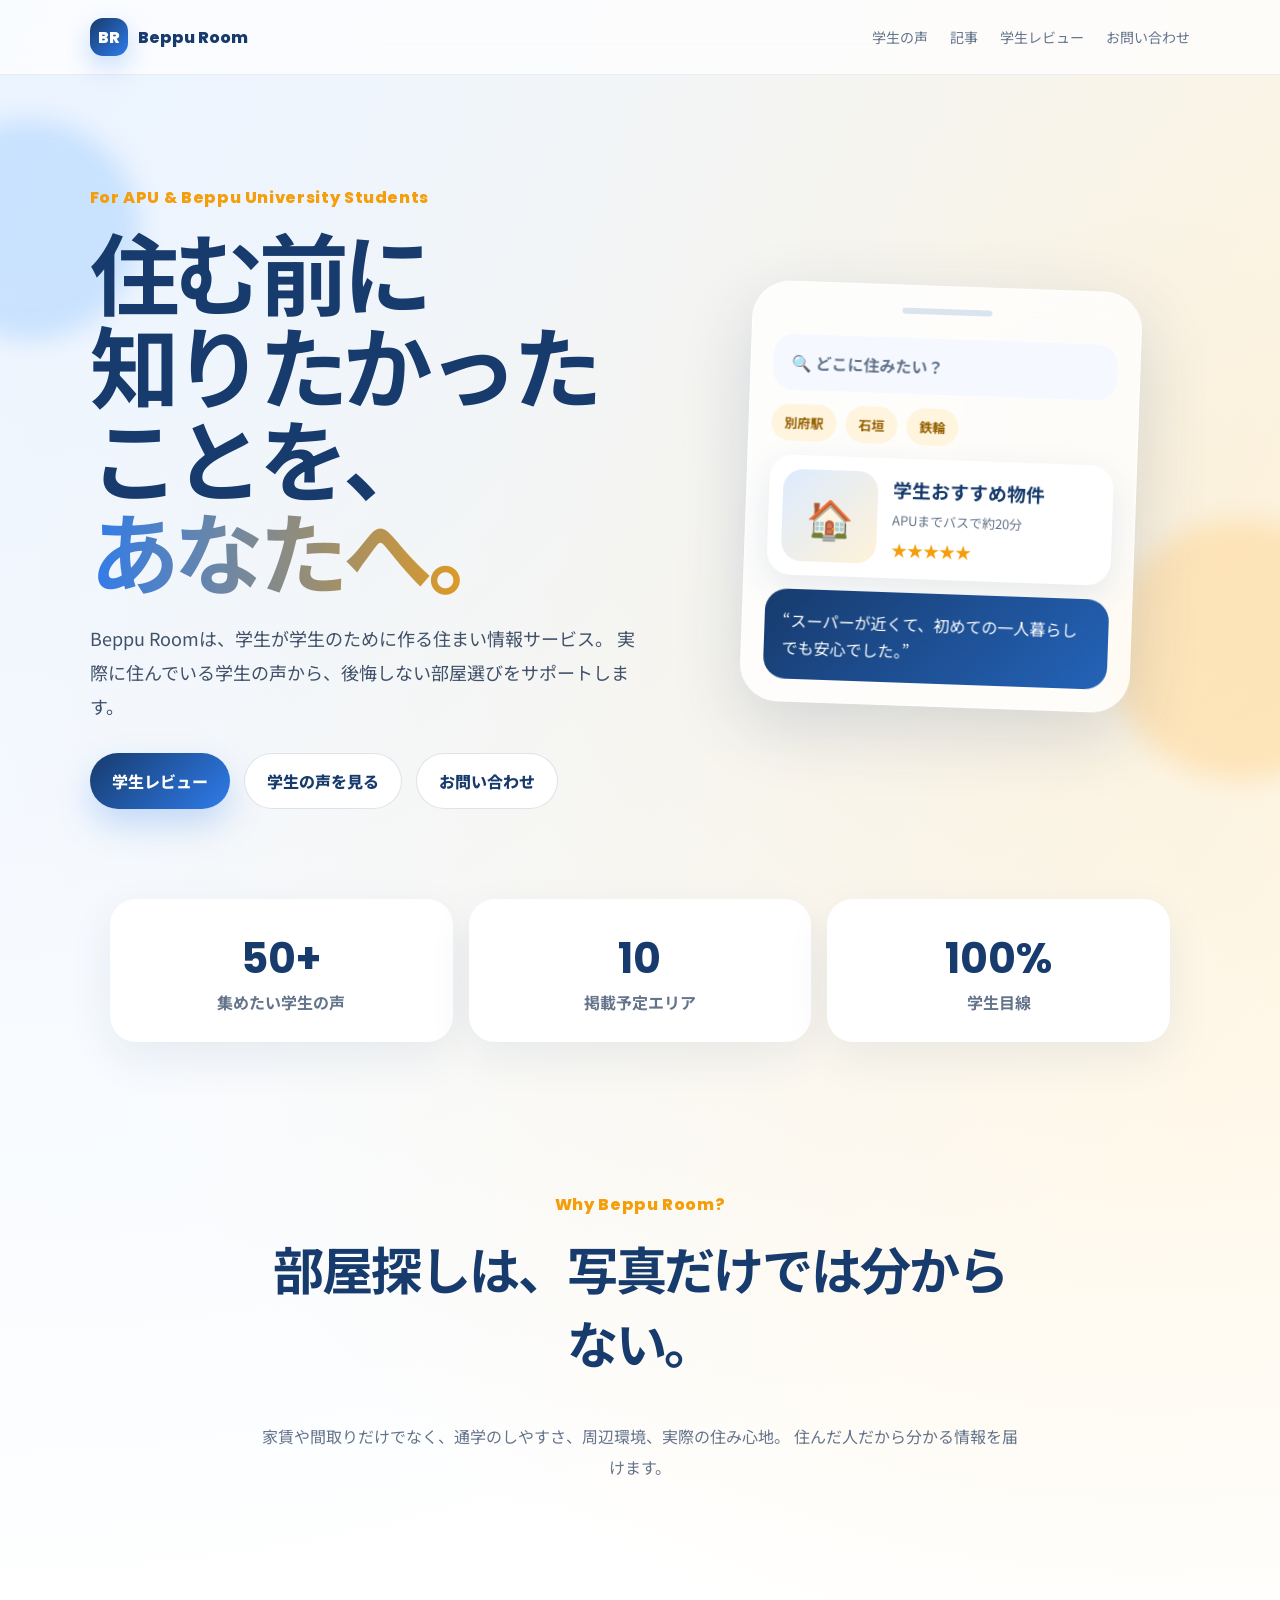
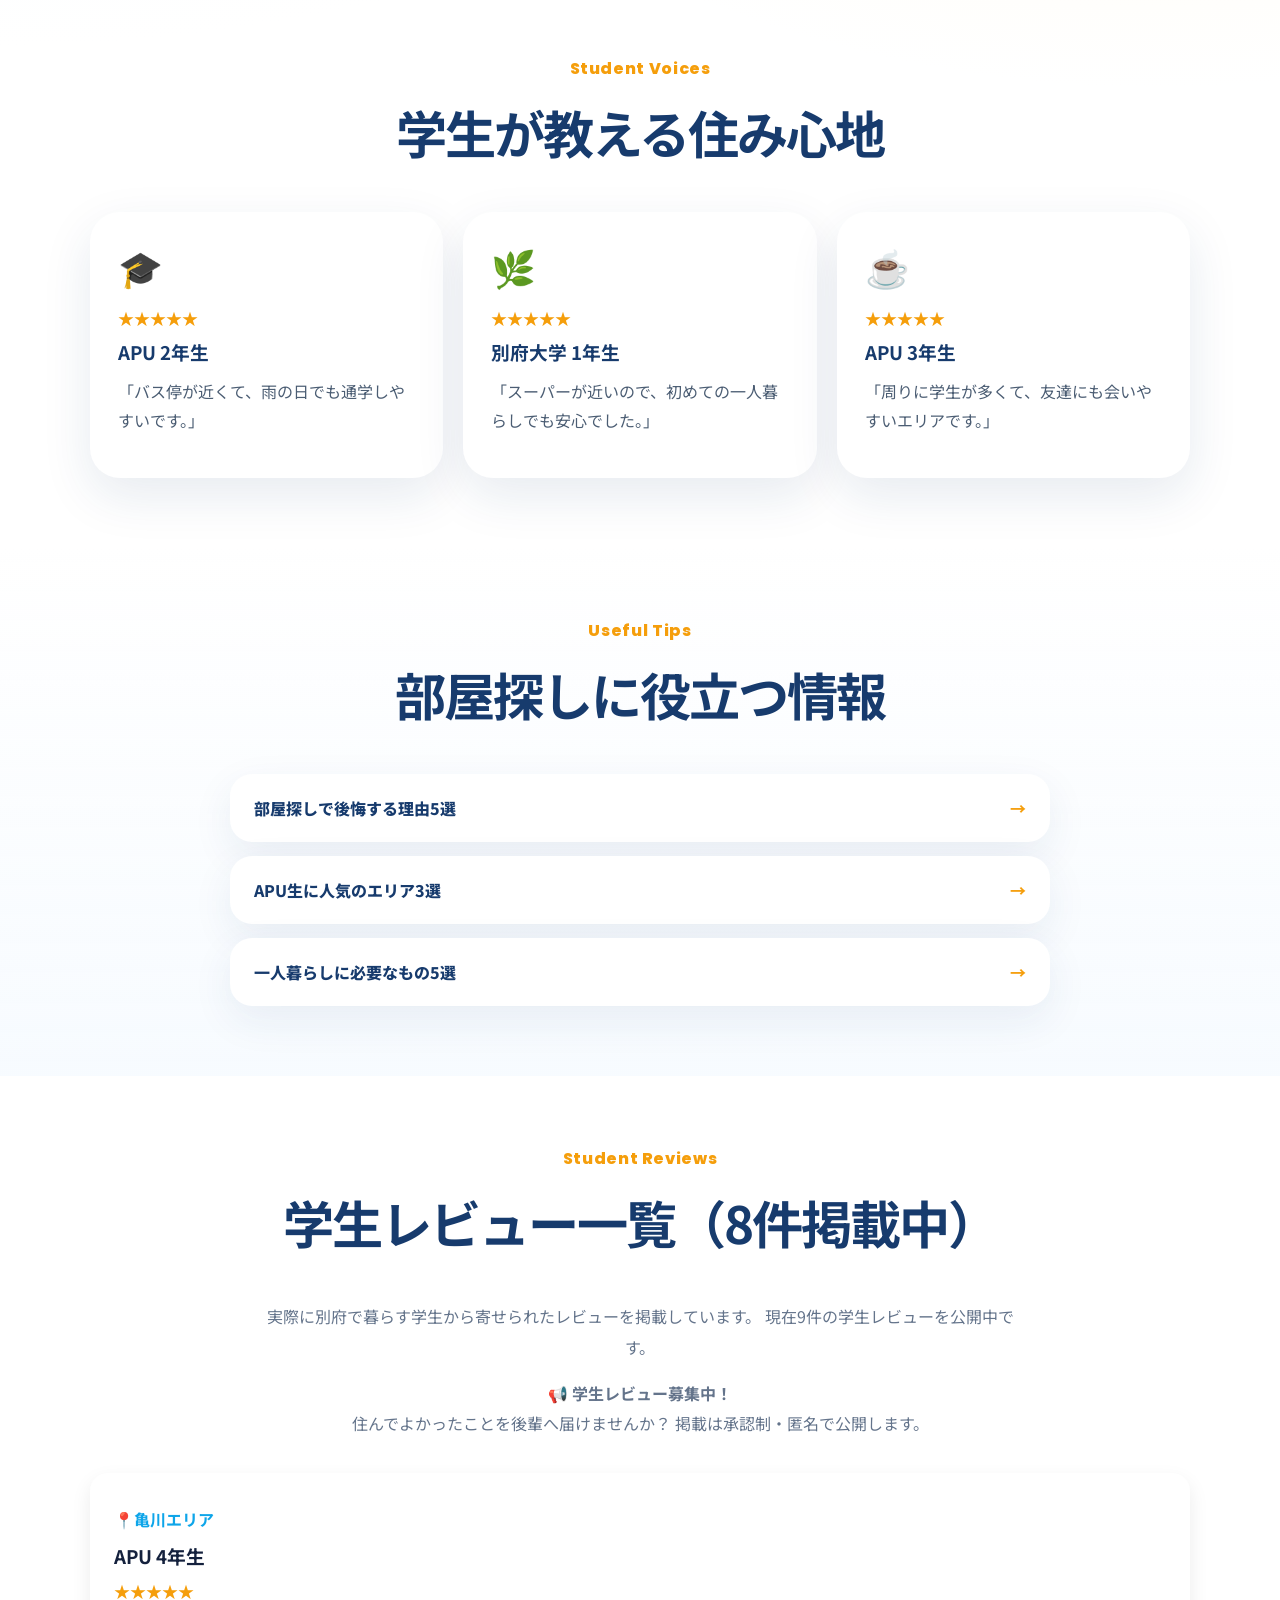
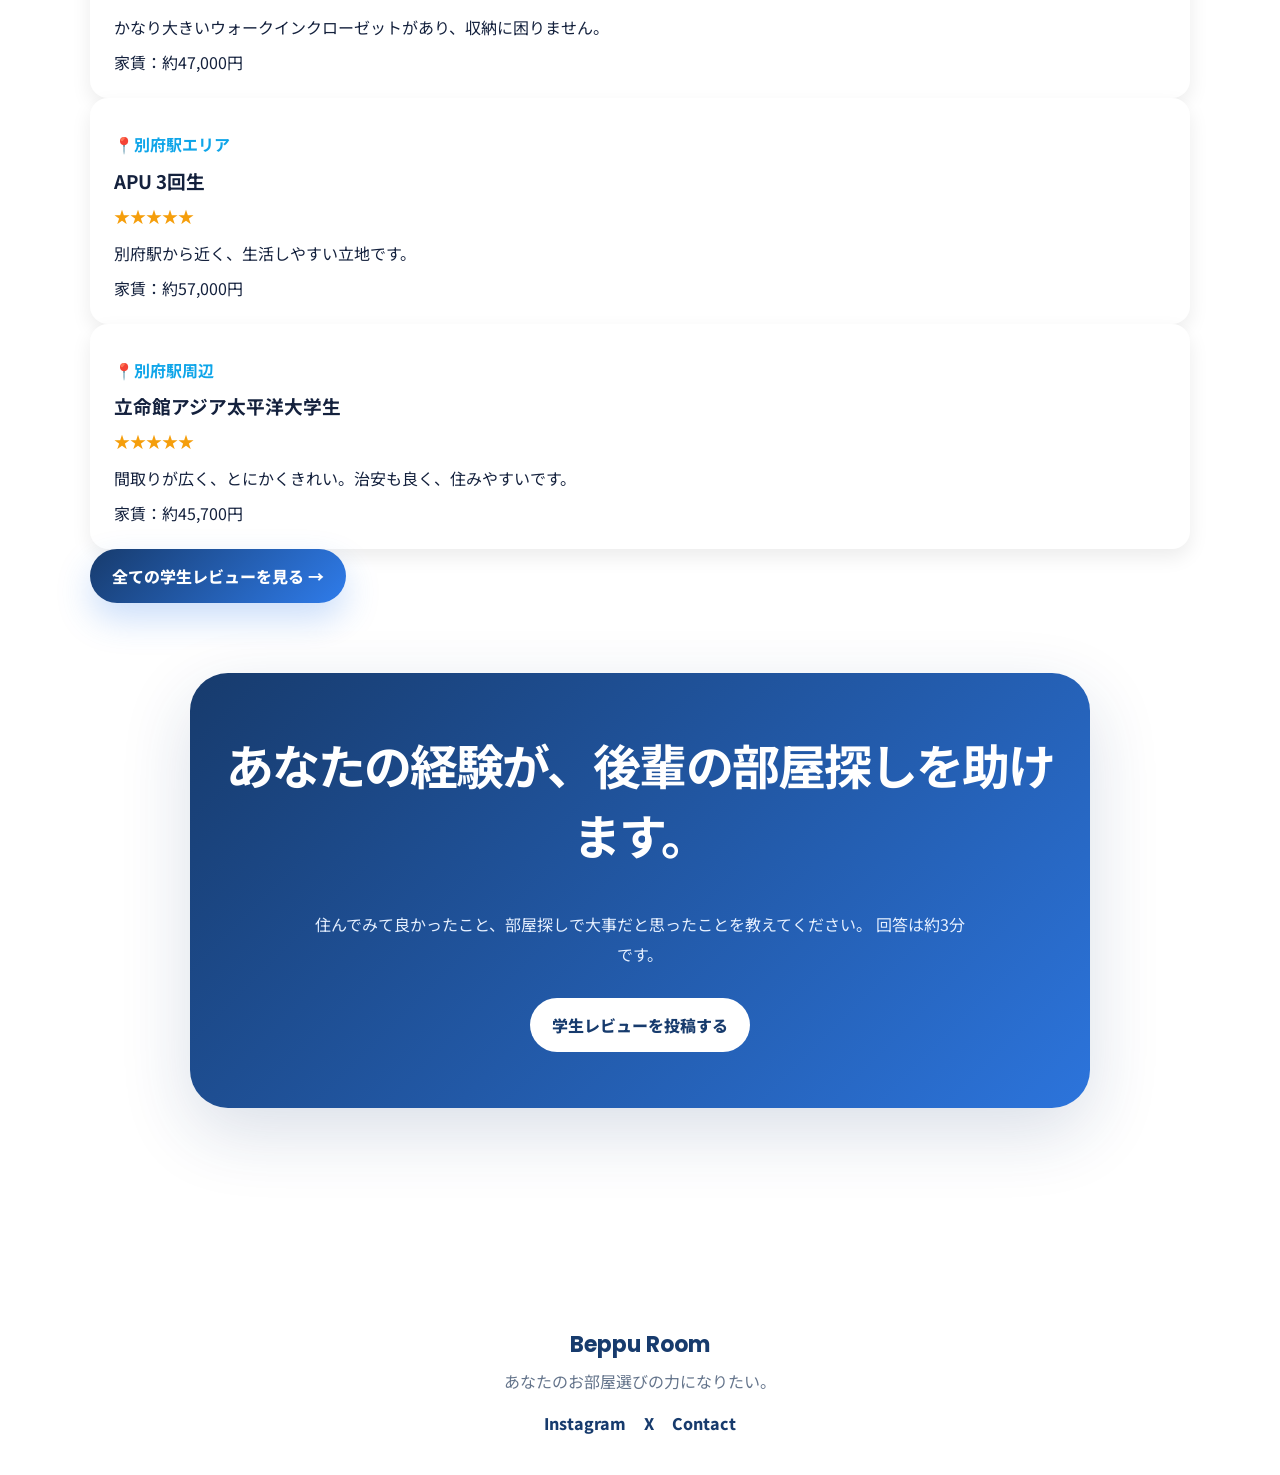
<file: index.html>
<!DOCTYPE html>

<html lang="ja">
<head>
  <meta charset="UTF-8" />
  <meta name="viewport" content="width=device-width, initial-scale=1.0" />
  <title>Beppu Room｜学生が学生のために作る住まい情報サービス</title>
  <meta name="description" content="Beppu Roomは、APU生・別府大学生のための学生目線の住まい情報サービスです。実際に住んでいる学生の声をもとに、後悔しない部屋選びをサポートします。" />
  <link rel="preconnect" href="https://fonts.googleapis.com">
  <link rel="preconnect" href="https://fonts.gstatic.com" crossorigin>
  <link href="https://fonts.googleapis.com/css2?family=Noto+Sans+JP:wght@400;500;700;900&family=Poppins:wght@600;700;800&display=swap" rel="stylesheet">
  <link rel="stylesheet" href="style.css" />
  <link rel="icon" type="image/png" href="favicon.png">
  <!-- Google tag (gtag.js) -->
<script async src="https://www.googletagmanager.com/gtag/js?id=G-DF608ZEVSL"></script>
<script>
  window.dataLayer = window.dataLayer || [];
  function gtag(){dataLayer.push(arguments);}
  gtag('js', new Date());

  gtag('config', 'G-DF608ZEVSL');
</script>
</head>

<body>
  <div class="bg-orb orb-1"></div>
  <div class="bg-orb orb-2"></div>

  <header class="site-header">
    <a class="brand" href="#">
      <span class="brand-mark">BR</span>
      <span>Beppu Room</span>
    </a>
    <nav class="nav">
      <a href="#voices">学生の声</a>
      <a href="#articles">記事</a>
      <a href="#survey">学生レビュー</a>
 <a href="https://docs.google.com/forms/d/e/1FAIpQLScsuQRClnNTGpKtLTmwttToBFyuq8isGd-wOJEtZj_LaMJjyg/viewform" target="_blank">お問い合わせ</a>
    </nav>
  </header>

  <main>
    <section class="hero">
      <div class="hero-copy reveal">
        <p class="eyebrow">For APU & Beppu University Students</p>
        <h1>住む前に<br>知りたかったことを、<br><span>あなたへ。</span></h1>
        <p class="lead">
          Beppu Roomは、学生が学生のために作る住まい情報サービス。
          実際に住んでいる学生の声から、後悔しない部屋選びをサポートします。
        </p>
      <div class="hero-actions">
    <a class="btn primary" href="#survey">学生レビュー</a>
    <a class="btn ghost" href="#voices">学生の声を見る</a>
    <a class="btn ghost" href="https://docs.google.com/forms/d/e/1FAIpQLScsuQRClnNTGpKtLTmwttToBFyuq8isGd-wOJEtZj_LaMJjyg/viewform" target="_blank">
        お問い合わせ
    </a>
</div>
      </div>

      <div class="hero-card reveal delay-1">
        <div class="mock-phone">
          <div class="phone-top"></div>
          <div class="search-box">🔍 どこに住みたい？</div>
          <div class="chips">
            <span>別府駅</span><span>石垣</span><span>鉄輪</span>
          </div>
          <div class="room-card">
            <div class="room-photo">🏠</div>
            <div>
              <h3>学生おすすめ物件</h3>
              <p>APUまでバスで約20分</p>
              <strong>★★★★★</strong>
            </div>
          </div>
          <div class="mini-voice">
            “スーパーが近くて、初めての一人暮らしでも安心でした。”
          </div>
        </div>
      </div>
    </section>

    <section class="stats reveal">
      <div><strong>50+</strong><span>集めたい学生の声</span></div>
      <div><strong>10</strong><span>掲載予定エリア</span></div>
      <div><strong>100%</strong><span>学生目線</span></div>
    </section>

    <section class="section" id="why">
      <div class="section-head reveal">
        <p class="eyebrow">Why Beppu Room?</p>
        <h2>部屋探しは、写真だけでは分からない。</h2>
        <p>
          家賃や間取りだけでなく、通学のしやすさ、周辺環境、実際の住み心地。
          住んだ人だから分かる情報を届けます。
        </p>
      </div>
    </section>

    <section class="section" id="voices">
      <div class="section-head reveal">
        <p class="eyebrow">Student Voices</p>
        <h2>学生が教える住み心地</h2>
      </div>

      <div class="voice-grid">
        <article class="voice-card reveal">
          <div class="avatar">🎓</div>
          <p class="stars">★★★★★</p>
          <h3>APU 2年生</h3>
          <p>「バス停が近くて、雨の日でも通学しやすいです。」</p>
        </article>

        <article class="voice-card reveal delay-1">
          <div class="avatar">🌿</div>
          <p class="stars">★★★★★</p>
          <h3>別府大学 1年生</h3>
          <p>「スーパーが近いので、初めての一人暮らしでも安心でした。」</p>
        </article>

        <article class="voice-card reveal delay-2">
          <div class="avatar">☕</div>
          <p class="stars">★★★★★</p>
          <h3>APU 3年生</h3>
          <p>「周りに学生が多くて、友達にも会いやすいエリアです。」</p>
        </article>
      </div>
    </section>

    <section class="section articles" id="articles">
      <div class="section-head reveal">
        <p class="eyebrow">Useful Tips</p>
        <h2>部屋探しに役立つ情報</h2>
      </div>

      <div class="article-list reveal">
        <a href="#">部屋探しで後悔する理由5選 <span>→</span></a>
        <a href="#">APU生に人気のエリア3選 <span>→</span></a>
        <a href="#">一人暮らしに必要なもの5選 <span>→</span></a>
      </div>
    </section>

  

<section class="survey" id="survey">

<section class="reviews" id="reviews">
  <div class="section-head reveal">
    <p class="eyebrow">Student Reviews</p>
   <h2>学生レビュー一覧（8件掲載中）</h2>
    <p>
実際に別府で暮らす学生から寄せられたレビューを掲載しています。
現在9件の学生レビューを公開中です。<p>
<strong>📢 学生レビュー募集中！</strong><br>
住んでよかったことを後輩へ届けませんか？
掲載は承認制・匿名で公開します。
</p>
</p>
  </div>

  <div class="review-grid reveal">
    <article class="review-card">
     <p class="review-area">📍亀川エリア</p>
<h3>APU 4年生</h3>
<p class="stars">★★★★★</p>
<p>
かなり大きいウォークインクローゼットがあり、収納に困りません。
</p>
<span>家賃：約47,000円</span>
    </article>

   <article class="review-card">
  <p class="review-area">📍別府駅エリア</p>
  <h3>APU 3回生</h3>
  <p class="stars">★★★★★</p>

  <p>
    別府駅から近く、生活しやすい立地です。
  </p>

  <span>家賃：約57,000円</span>
</article>

    <article class="review-card">
  <p class="review-area">📍別府駅周辺</p>
  <h3>立命館アジア太平洋大学生</h3>
  <p class="stars">★★★★★</p>

  <p>
    間取りが広く、とにかくきれい。治安も良く、住みやすいです。
  </p>
<span>家賃：約45,700円</span>
</article>

<a class="btn primary" href="reviews.html">
    全ての学生レビューを見る →
</a>

<section class="survey" id="survey">
      <div class="survey-box reveal">
        <h2>あなたの経験が、後輩の部屋探しを助けます。</h2>
        <p>
          住んでみて良かったこと、部屋探しで大事だと思ったことを教えてください。
          回答は約3分です。
        </p>
        <a class="btn primary" href="https://docs.google.com/forms/d/e/1FAIpQLSe6W5Lo5Qr8EbfXgJIFa2nky5WKXcqSsLE8jbORk5EnAZ9eaQ/viewform?usp=header" target="_blank" rel="noopener">
          学生レビューを投稿する
        </a>
      </div>
    </section>
  </main>

  <footer class="footer">
    <strong>Beppu Room</strong>
    <p>あなたのお部屋選びの力になりたい。</p>
    <div class="footer-links">
      <a href="https://www.instagram.com/" target="_blank" rel="noopener">Instagram</a>
      <a href="https://x.com/" target="_blank" rel="noopener">X</a>
      <a href="mailto:beppuroom0707@outlook.jp">Contact</a>
    </div>
  </footer>

  <script src="script.js"></script>
</body>
</html>
</file>
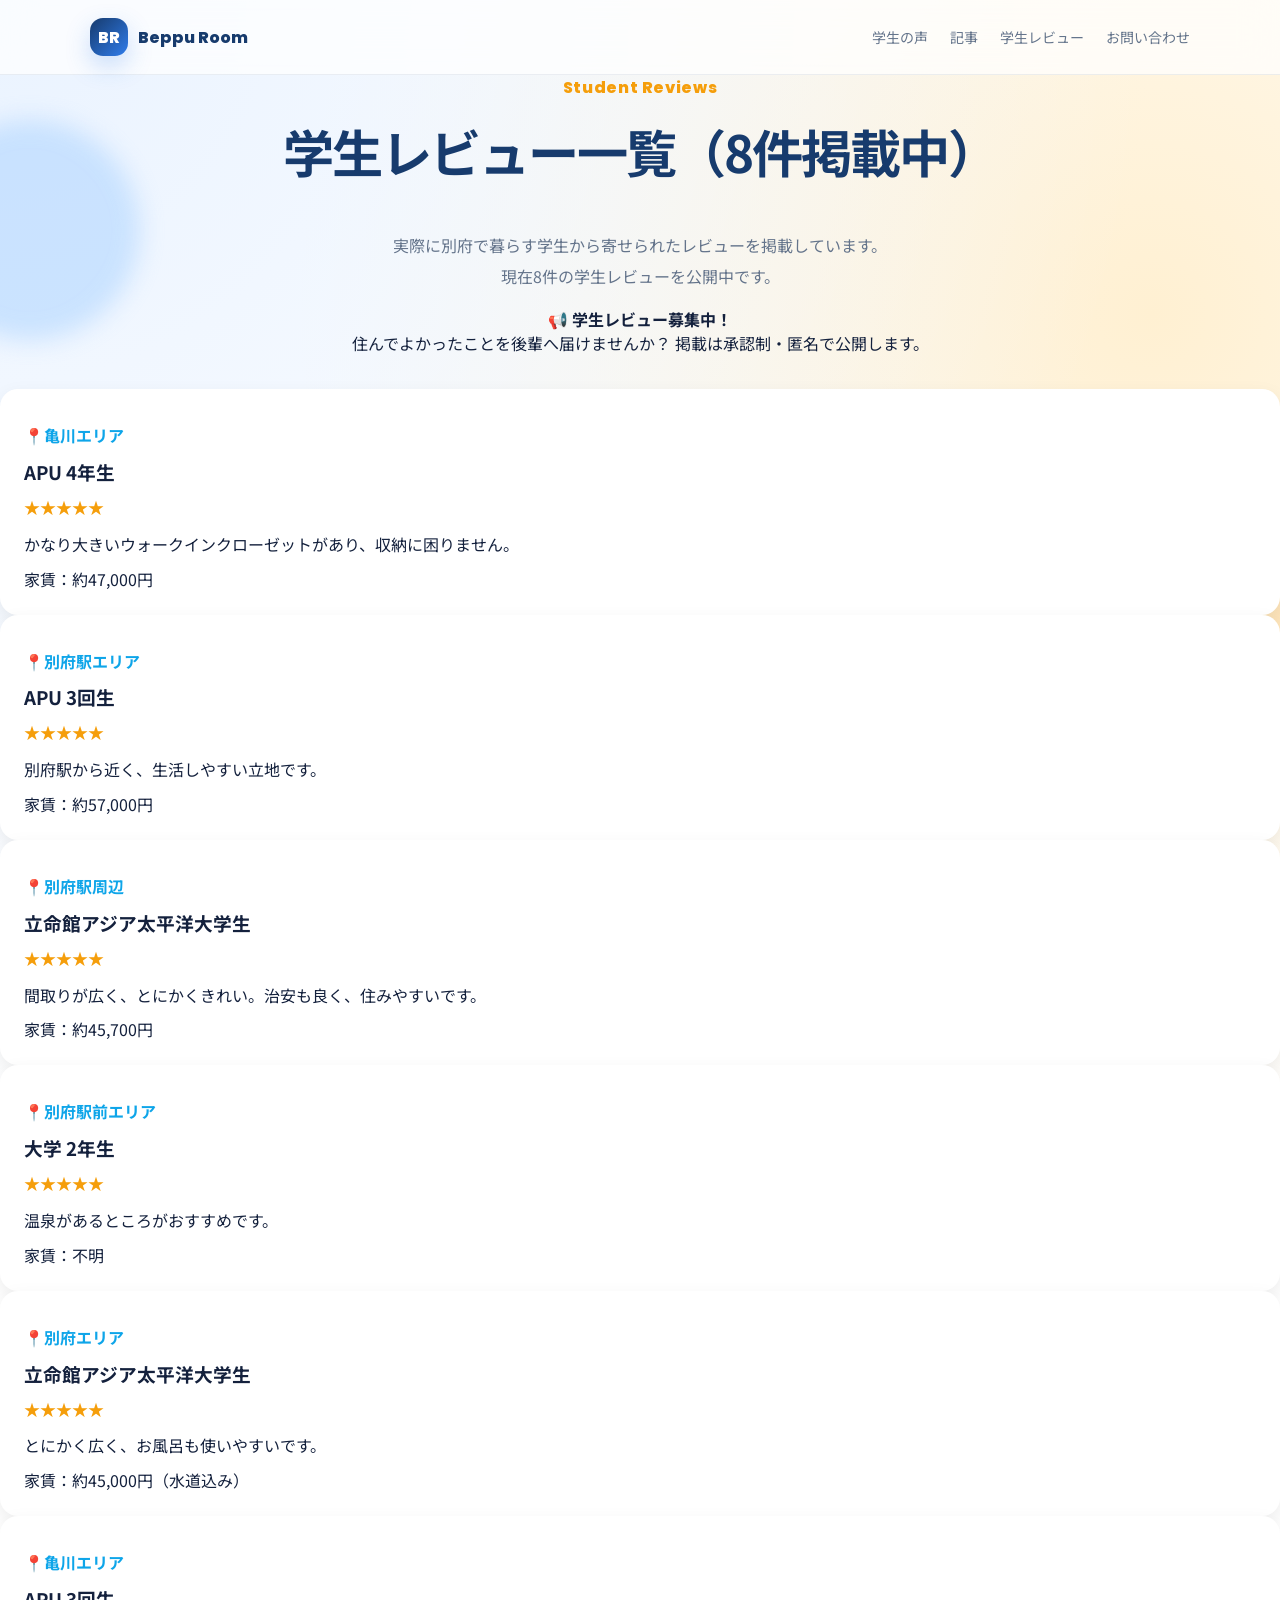
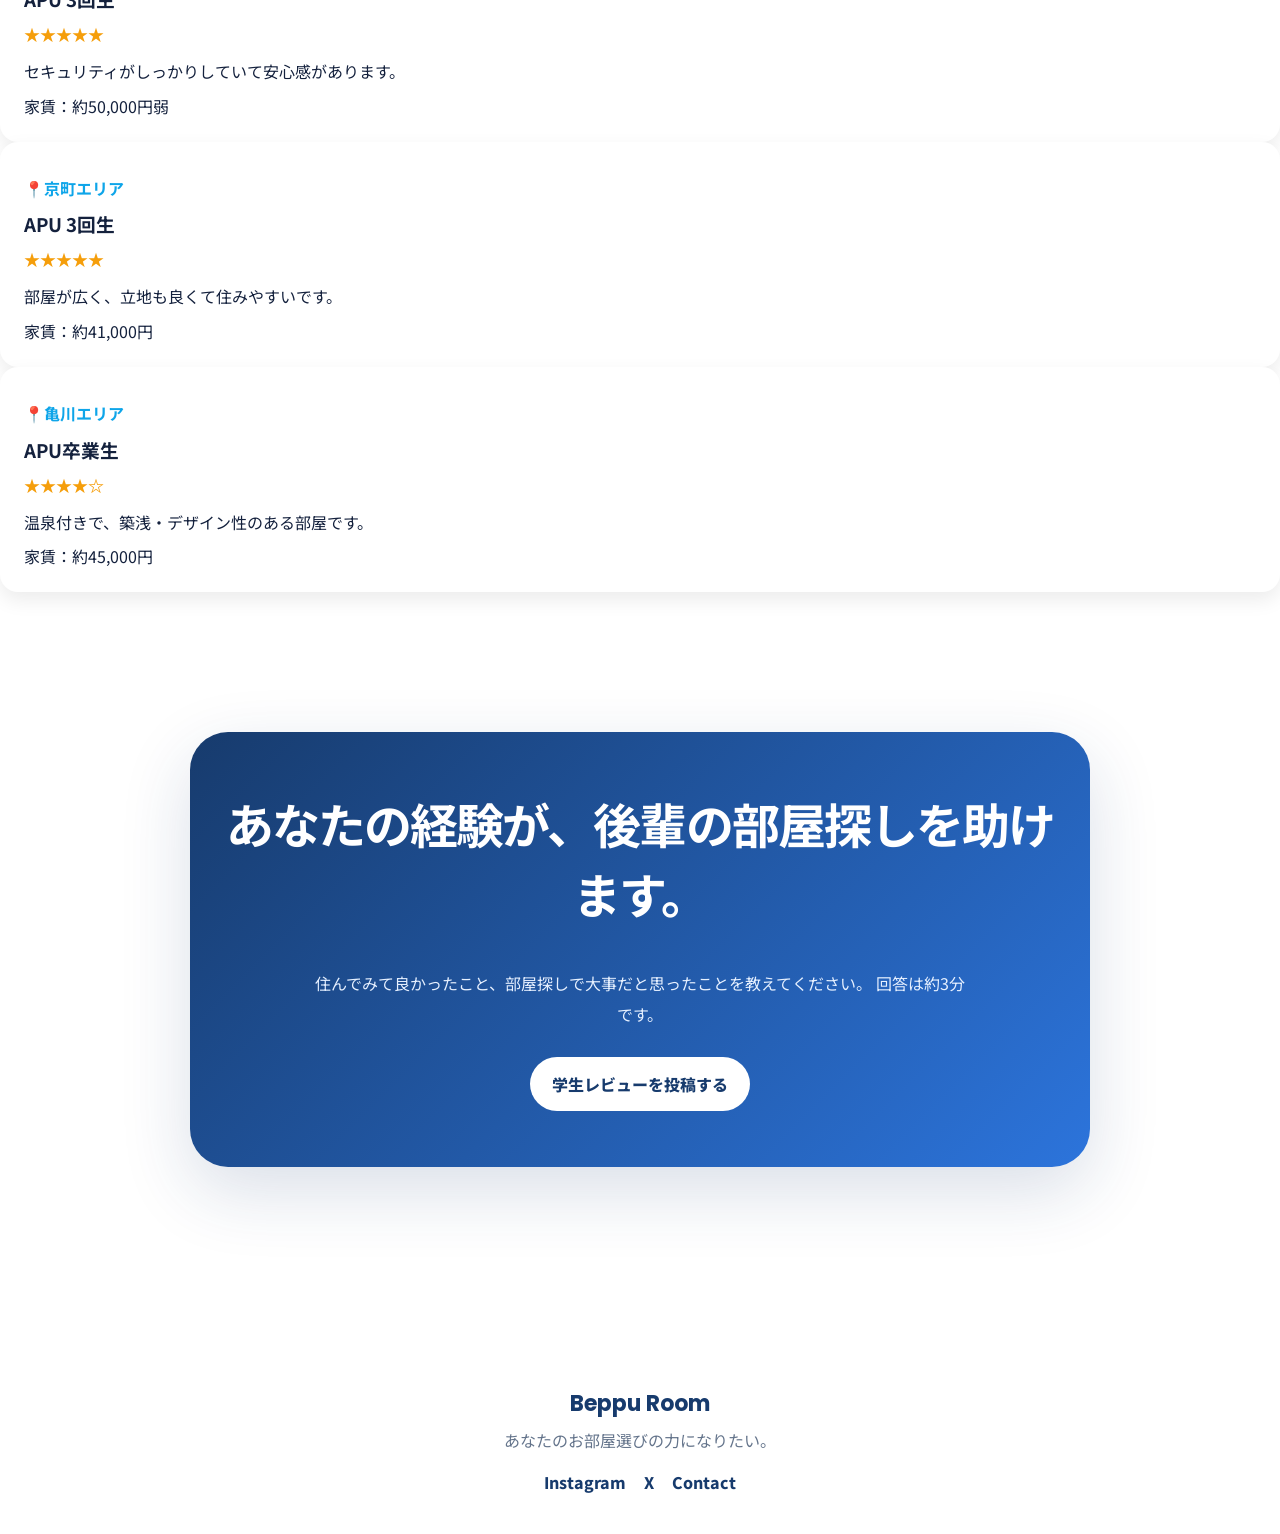
<file: reviews.html>
<!DOCTYPE html>
<html lang="ja">
<head>
  <meta charset="UTF-8" />
  <meta name="viewport" content="width=device-width, initial-scale=1.0" />
  <title>Beppu Room｜学生が学生のために作る住まい情報サービス</title>
  <meta name="description" content="Beppu Roomは、APU生・別府大学生のための学生目線の住まい情報サービスです。実際に住んでいる学生の声をもとに、後悔しない部屋選びをサポートします。" />
  <link rel="preconnect" href="https://fonts.googleapis.com">
  <link rel="preconnect" href="https://fonts.gstatic.com" crossorigin>
  <link href="https://fonts.googleapis.com/css2?family=Noto+Sans+JP:wght@400;500;700;900&family=Poppins:wght@600;700;800&display=swap" rel="stylesheet">
  <link rel="stylesheet" href="style.css" />
  <link rel="icon" type="image/png" href="favicon.png">
  <!-- Google tag (gtag.js) -->
<script async src="https://www.googletagmanager.com/gtag/js?id=G-DF608ZEVSL"></script>
<script>
  window.dataLayer = window.dataLayer || [];
  function gtag(){dataLayer.push(arguments);}
  gtag('js', new Date());

  gtag('config', 'G-DF608ZEVSL');
</script>
</head>

<body>
  <div class="bg-orb orb-1"></div>
  <div class="bg-orb orb-2"></div>

  <header class="site-header">
    <a class="brand" href="#">
      <span class="brand-mark">BR</span>
      <span>Beppu Room</span>
    </a>
    <nav class="nav">
      <a href="#voices">学生の声</a>
      <a href="#articles">記事</a>
      <a href="#survey">学生レビュー</a>
 <a href="https://docs.google.com/forms/d/e/1FAIpQLScsuQRClnNTGpKtLTmwttToBFyuq8isGd-wOJEtZj_LaMJjyg/viewform" target="_blank">お問い合わせ</a>
    </nav>
  </header>

  <main>
    
   


  


<section class="reviews" id="reviews">
  <div class="section-head reveal">
    <p class="eyebrow">Student Reviews</p>
   <h2>学生レビュー一覧（8件掲載中）</h2>
    <p>
実際に別府で暮らす学生から寄せられたレビューを掲載しています。<br>
現在8件の学生レビューを公開中です。
</p>
<strong>📢 学生レビュー募集中！</strong><br>
住んでよかったことを後輩へ届けませんか？
掲載は承認制・匿名で公開します。
</p>
</p>
  </div>

  <div class="review-grid reveal">
    <article class="review-card">
     <p class="review-area">📍亀川エリア</p>
<h3>APU 4年生</h3>
<p class="stars">★★★★★</p>
<p>
かなり大きいウォークインクローゼットがあり、収納に困りません。
</p>
<span>家賃：約47,000円</span>
    </article>

   <article class="review-card">
  <p class="review-area">📍別府駅エリア</p>
  <h3>APU 3回生</h3>
  <p class="stars">★★★★★</p>

  <p>
    別府駅から近く、生活しやすい立地です。
  </p>

  <span>家賃：約57,000円</span>
</article>

    <article class="review-card">
  <p class="review-area">📍別府駅周辺</p>
  <h3>立命館アジア太平洋大学生</h3>
  <p class="stars">★★★★★</p>

  <p>
    間取りが広く、とにかくきれい。治安も良く、住みやすいです。
  </p>

  <span>家賃：約45,700円</span>
</article>
<article class="review-card">
  <p class="review-area">📍別府駅前エリア</p>
  <h3>大学 2年生</h3>
  <p class="stars">★★★★★</p>
  <p>温泉があるところがおすすめです。</p>
  <span>家賃：不明</span>
</article>

<article class="review-card">
  <p class="review-area">📍別府エリア</p>
  <h3>立命館アジア太平洋大学生</h3>
  <p class="stars">★★★★★</p>
  <p>とにかく広く、お風呂も使いやすいです。</p>
  <span>家賃：約45,000円（水道込み）</span>
</article>

<article class="review-card">
  <p class="review-area">📍亀川エリア</p>
  <h3>APU 3回生</h3>
  <p class="stars">★★★★★</p>
  <p>セキュリティがしっかりしていて安心感があります。</p>
  <span>家賃：約50,000円弱</span>
</article>

<article class="review-card">
  <p class="review-area">📍京町エリア</p>
  <h3>APU 3回生</h3>
  <p class="stars">★★★★★</p>
  <p>部屋が広く、立地も良くて住みやすいです。</p>
  <span>家賃：約41,000円</span>
</article>

<article class="review-card">
  <p class="review-area">📍亀川エリア</p>
  <h3>APU卒業生</h3>
  <p class="stars">★★★★☆</p>
  <p>温泉付きで、築浅・デザイン性のある部屋です。</p>
  <span>家賃：約45,000円</span>
</article>

  </div>
</section>

<section class="survey" id="survey">
    <section class="survey" id="survey">
      <div class="survey-box reveal">
        <h2>あなたの経験が、後輩の部屋探しを助けます。</h2>
        <p>
          住んでみて良かったこと、部屋探しで大事だと思ったことを教えてください。
          回答は約3分です。
        </p>
        <a class="btn primary" href="https://docs.google.com/forms/d/e/1FAIpQLSe6W5Lo5Qr8EbfXgJIFa2nky5WKXcqSsLE8jbORk5EnAZ9eaQ/viewform?usp=header" target="_blank" rel="noopener">
          学生レビューを投稿する
        </a>
      </div>
    </section>
  </main>

  <footer class="footer">
    <strong>Beppu Room</strong>
    <p>あなたのお部屋選びの力になりたい。</p>
    <div class="footer-links">
      <a href="https://www.instagram.com/" target="_blank" rel="noopener">Instagram</a>
      <a href="https://x.com/" target="_blank" rel="noopener">X</a>
      <a href="mailto:beppuroom0707@outlook.jp">Contact</a>
    </div>
  </footer>

  <script src="script.js"></script>
</body>
</html>
</file>
<file: style.css>
:root{
  --navy:#173B6D;
  --blue:#2F7CEB;
  --orange:#F59E0B;
  --cream:#FFF7EA;
  --text:#14213D;
  --muted:#64748B;
  --white:#fff;
  --shadow:0 24px 70px rgba(23,59,109,.16);
}

*{box-sizing:border-box}
html{scroll-behavior:smooth}
body{
  margin:0;
  font-family:"Noto Sans JP",sans-serif;
  color:var(--text);
  background:
    radial-gradient(circle at top left, #eaf3ff 0, transparent 34%),
    radial-gradient(circle at 90% 10%, #fff0d2 0, transparent 28%),
    #fff;
  overflow-x:hidden;
}

a{text-decoration:none;color:inherit}
.bg-orb{
  position:fixed;
  border-radius:999px;
  filter:blur(12px);
  opacity:.45;
  z-index:-1;
}
.orb-1{width:220px;height:220px;background:#9dccff;top:120px;left:-80px}
.orb-2{width:260px;height:260px;background:#ffd28a;right:-90px;bottom:120px}

.site-header{
  position:sticky;
  top:0;
  z-index:10;
  display:flex;
  justify-content:space-between;
  align-items:center;
  padding:18px 7vw;
  backdrop-filter:blur(18px);
  background:rgba(255,255,255,.72);
  border-bottom:1px solid rgba(23,59,109,.08);
}
.brand{
  display:flex;
  align-items:center;
  gap:10px;
  font-family:"Poppins",sans-serif;
  font-weight:800;
  color:var(--navy);
}
.brand-mark{
  width:38px;height:38px;
  display:grid;place-items:center;
  border-radius:13px;
  color:white;
  background:linear-gradient(135deg,var(--navy),var(--blue));
  box-shadow:0 10px 24px rgba(47,124,235,.25);
}
.nav{display:flex;gap:22px;font-size:14px;color:var(--muted)}
.nav a:hover{color:var(--navy)}

.hero{
  min-height:calc(100vh - 76px);
  display:grid;
  grid-template-columns:1.05fr .95fr;
  gap:50px;
  align-items:center;
  padding:70px 7vw 50px;
}
.eyebrow{
  margin:0 0 14px;
  color:var(--orange);
  font-family:"Poppins",sans-serif;
  font-weight:800;
  letter-spacing:.04em;
}
h1,h2,h3,p{margin-top:0}
h1{
  font-size:clamp(44px,7vw,92px);
  line-height:1.04;
  letter-spacing:-.06em;
  margin-bottom:24px;
  color:var(--navy);
}
h1 span{
  background:linear-gradient(90deg,var(--blue),var(--orange));
  -webkit-background-clip:text;
  color:transparent;
}
.lead{
  max-width:620px;
  font-size:18px;
  line-height:1.9;
  color:#405169;
  margin-bottom:30px;
}
.hero-actions{display:flex;gap:14px;flex-wrap:wrap}
.btn{
  display:inline-flex;
  align-items:center;
  justify-content:center;
  padding:15px 22px;
  border-radius:999px;
  font-weight:800;
  transition:.25s ease;
}
.btn.primary{
  color:white;
  background:linear-gradient(135deg,var(--navy),var(--blue));
  box-shadow:0 16px 34px rgba(47,124,235,.25);
}
.btn.ghost{
  background:white;
  border:1px solid rgba(23,59,109,.14);
  color:var(--navy);
}
.btn:hover{transform:translateY(-3px)}

.hero-card{display:flex;justify-content:center}
.mock-phone{
  width:min(390px,100%);
  border-radius:38px;
  padding:22px;
  background:rgba(255,255,255,.78);
  border:1px solid rgba(255,255,255,.9);
  box-shadow:var(--shadow);
  backdrop-filter:blur(20px);
  transform:rotate(2deg);
}
.phone-top{
  width:90px;height:6px;border-radius:99px;
  background:#d9e4ef;
  margin:0 auto 24px;
}
.search-box{
  padding:16px 18px;
  border-radius:20px;
  background:#f5f9ff;
  color:#64748B;
  font-weight:700;
}
.chips{display:flex;gap:9px;flex-wrap:wrap;margin:14px 0}
.chips span{
  padding:9px 13px;border-radius:999px;
  background:#fff4dd;color:#935f00;font-weight:700;font-size:13px;
}
.room-card{
  display:grid;
  grid-template-columns:95px 1fr;
  gap:15px;
  align-items:center;
  padding:14px;
  border-radius:24px;
  background:white;
  box-shadow:0 12px 35px rgba(23,59,109,.1);
}
.room-photo{
  height:92px;border-radius:20px;
  background:linear-gradient(135deg,#dcebff,#fff2d8);
  display:grid;place-items:center;
  font-size:38px;
}
.room-card h3{margin:0 0 8px;color:var(--navy)}
.room-card p{font-size:13px;color:var(--muted);margin:0 0 8px}
.room-card strong{color:var(--orange)}
.mini-voice{
  margin-top:14px;
  padding:18px;
  border-radius:22px;
  background:linear-gradient(135deg,var(--navy),#2463b8);
  color:white;
  line-height:1.7;
}

.stats{
  width:min(1060px,86vw);
  margin:0 auto 80px;
  display:grid;
  grid-template-columns:repeat(3,1fr);
  gap:16px;
}
.stats div{
  background:white;
  padding:28px;
  border-radius:26px;
  box-shadow:0 15px 44px rgba(23,59,109,.08);
  text-align:center;
}
.stats strong{
  display:block;
  font-family:"Poppins",sans-serif;
  font-size:42px;
  color:var(--navy);
}
.stats span{color:var(--muted);font-weight:700}

.section{padding:70px 7vw}
.section-head{
  max-width:760px;
  margin:0 auto 34px;
  text-align:center;
}
.section-head h2{
  font-size:clamp(30px,4vw,52px);
  color:var(--navy);
  letter-spacing:-.04em;
}
.section-head p:not(.eyebrow){
  color:var(--muted);
  line-height:1.9;
}

.voice-grid{
  display:grid;
  grid-template-columns:repeat(3,1fr);
  gap:20px;
}
.voice-card{
  background:white;
  border-radius:30px;
  padding:28px;
  box-shadow:0 18px 50px rgba(23,59,109,.1);
  transition:.25s ease;
}
.voice-card:hover{transform:translateY(-6px)}
.avatar{font-size:36px}
.stars{color:var(--orange);font-weight:900;margin:14px 0 8px}
.voice-card h3{color:var(--navy);margin-bottom:12px}
.voice-card p:last-child{color:#4b5d73;line-height:1.8}

.articles{
  background:linear-gradient(180deg,transparent,#f7fbff);
}
.article-list{
  width:min(820px,100%);
  margin:auto;
  display:grid;
  gap:14px;
}
.article-list a{
  display:flex;
  justify-content:space-between;
  align-items:center;
  padding:22px 24px;
  border-radius:22px;
  background:white;
  box-shadow:0 14px 40px rgba(23,59,109,.08);
  font-weight:800;
  color:var(--navy);
}
.article-list span{color:var(--orange)}

.survey{padding:70px 7vw 90px}
.survey-box{
  width:min(900px,100%);
  margin:auto;
  text-align:center;
  padding:56px 32px;
  border-radius:38px;
  background:
    linear-gradient(135deg,rgba(23,59,109,.92),rgba(47,124,235,.88)),
    var(--navy);
  color:white;
  box-shadow:var(--shadow);
}
.survey-box h2{
  font-size:clamp(28px,4vw,48px);
  letter-spacing:-.04em;
}
.survey-box p{max-width:660px;margin:0 auto 28px;line-height:1.9;color:#e6f0ff}
.survey-box .btn.primary{
  background:white;color:var(--navy);box-shadow:none;
}

.footer{
  padding:40px 7vw;
  text-align:center;
  color:var(--muted);
}
.footer strong{
  display:block;
  color:var(--navy);
  font-family:"Poppins",sans-serif;
  font-size:22px;
  margin-bottom:8px;
}
.footer-links{
  display:flex;
  justify-content:center;
  gap:18px;
  margin-top:18px;
}
.footer-links a{color:var(--navy);font-weight:800}

.reveal{
  opacity:0;
  transform:translateY(28px);
  transition:opacity .7s ease, transform .7s ease;
}
.reveal.active{
  opacity:1;
  transform:translateY(0);
}
.delay-1{transition-delay:.12s}
.delay-2{transition-delay:.24s}

@media (max-width:860px){
  .nav{display:none}
  .hero{
    grid-template-columns:1fr;
    padding-top:46px;
  }
  .hero-card{order:-1}
  .mock-phone{transform:none}
  .stats,.voice-grid{grid-template-columns:1fr}
  .stats{margin-bottom:40px}
  .site-header{padding:14px 5vw}
  .section,.survey{padding-left:5vw;padding-right:5vw}
}
.review-card{
    background:#fff;
    border-radius:18px;
    padding:24px;
    box-shadow:0 8px 20px rgba(0,0,0,.08);
}

.review-area{
    color:#0ea5e9;
    font-weight:700;
}

.review-card h3{
    margin:8px 0;
}

.review-card p{
    margin:8px 0;
    line-height:1.8;
}

.review-date{
    margin-top:15px;
    font-size:14px;
    color:#777;
}
</file>
